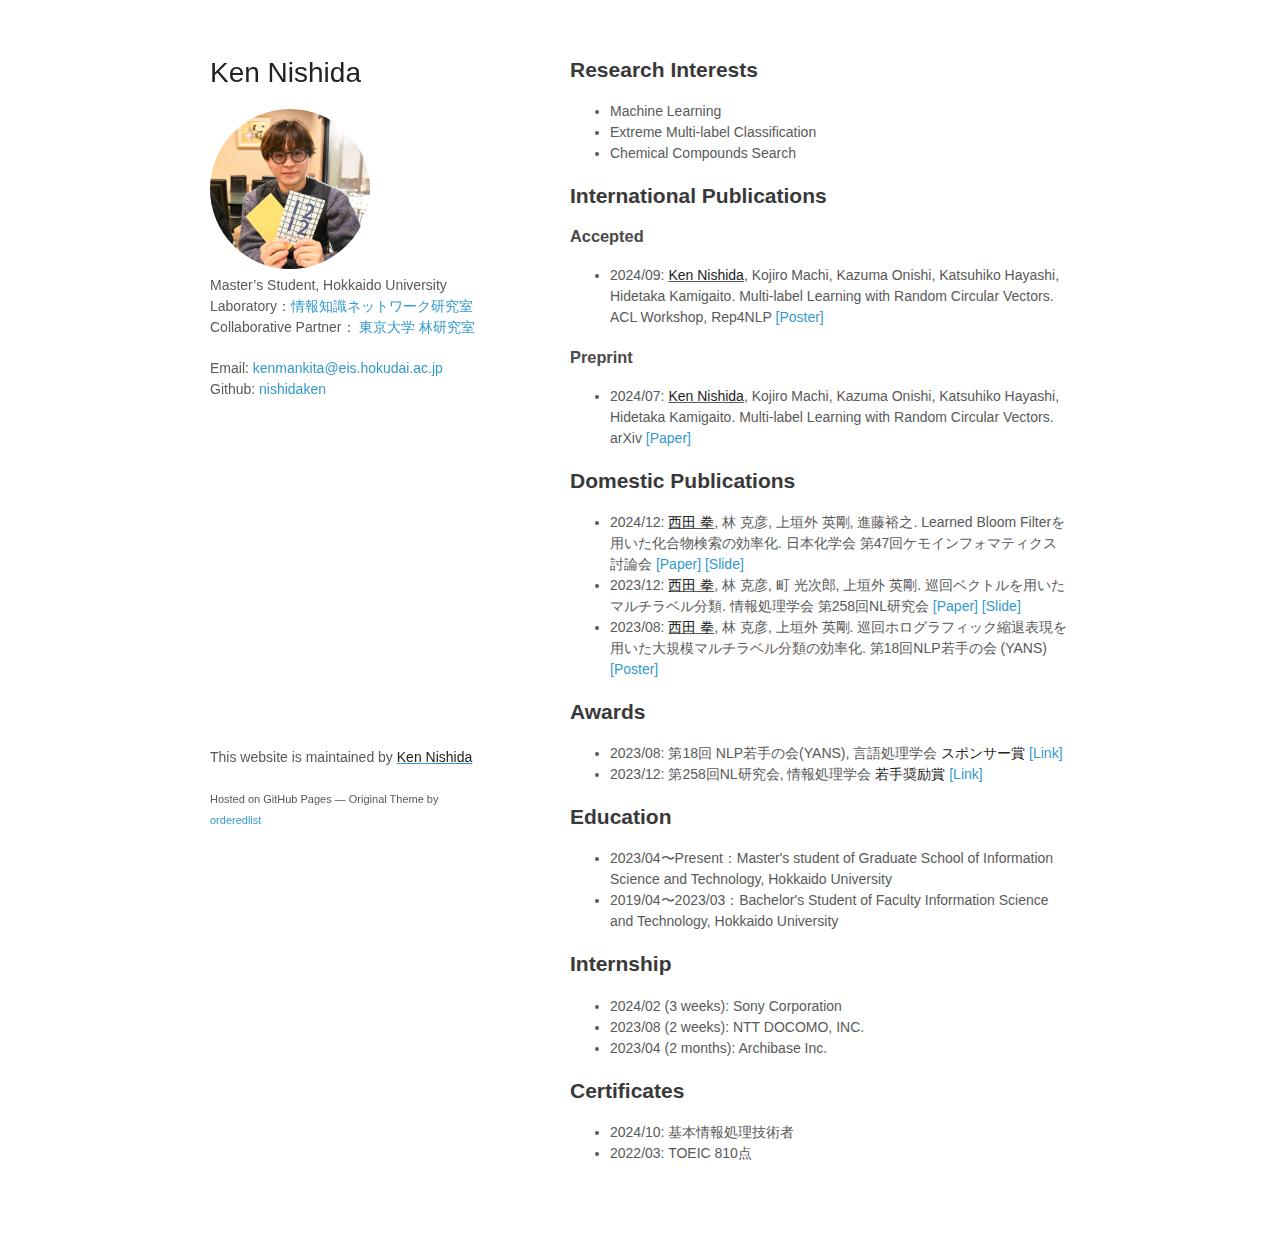
<file: index.html>
<!doctype html>
<html>
  <head>
    <meta charset="utf-8">
    <meta http-equiv="X-UA-Compatible" content="chrome=1">
    <title>Ken Nishida</title>

    <link rel="stylesheet" href="stylesheets/styles.css">
    <link rel="stylesheet" href="stylesheets/pygment_trac.css">
    <meta name="viewport" content="width=device-width">
    <!--[if lt IE 9]>
    <script src="//html5shiv.googlecode.com/svn/trunk/html5.js"></script>
    <![endif]-->
    <style>
      h1 {
        color: #003366;
      }
    </style>
  </head>
  <body>
    <div class="wrapper">
      <header>
        <h1><strong>Ken Nishida</strong></h1>
        <img src="a.JPG" alt="Ken Nishida" style="width:160px; height:160px; object-fit:cover; border-radius:50%;">
        <p>Master’s Student, Hokkaido University<br>
          Laboratory：<a href="https://www-ikn.ist.hokudai.ac.jp/" target="_blank">情報知識ネットワーク研究室</a><br>
          Collaborative Partner： <a href="https://nlp-hayashi.com/" target="_blank">東京大学 林研究室</a></p>
        <p class="view">Email: <a href="mailto:kenmankita@eis.hokudai.ac.jp">kenmankita@eis.hokudai.ac.jp</a><br>
          Github: <a href="https://github.com/nishidaken" target="_blank">nishidaken</a></p>
      </header>
      <section>
        <h2>Research Interests</h2>
        <ul>
          <li>Machine Learning</li>
          <li>Extreme Multi-label Classification</li>
          <li>Chemical Compounds Search</li>
        </ul>
        <h2>International Publications</h2>
        <h3>Accepted</h3>
        <ul>
          <li>
            2024/09: <u><strong>Ken Nishida</strong></u>, Kojiro Machi, Kazuma Onishi, Katsuhiko Hayashi, Hidetaka Kamigaito. 
            Multi-label Learning with Random Circular Vectors. ACL Workshop, Rep4NLP
            <a href="https://drive.google.com/file/d/16_wzwQolWa9SnbuT4Q4wd4jO25A7QukS/view?usp=drive_link" target="_blank">[Poster]</a>
          </li>
        </ul>
        <h3>Preprint</h3>
        <ul>
          <li>
            2024/07: <u><strong>Ken Nishida</strong></u>, Kojiro Machi, Kazuma Onishi, Katsuhiko Hayashi, Hidetaka Kamigaito. 
            Multi-label Learning with Random Circular Vectors. arXiv
            <a href="https://arxiv.org/abs/2407.05656" target="_blank">[Paper]</a>
          </li>
        </ul>
        <h2>Domestic Publications</h2>
        <ul>
          <li>
            2024/12: <u><strong>西田 拳</strong></u>, 林 克彦, 上垣外 英剛, 進藤裕之. Learned Bloom Filterを用いた化合物検索の効率化. 日本化学会 第47回ケモインフォマティクス討論会 
            <a href="https://drive.google.com/file/d/1uP1kRPKRlS9iUejYYtbCbFbi_WXPjCGL/view?usp=sharing" target="_blank">[Paper]</a>
            <a href="https://drive.google.com/file/d/1LHQInhsIRIiqa6w6Nb5FrqSlZUd5EbGz/view?usp=sharing" target="_blank">[Slide]</a>
          </li>
          <li>
            2023/12: <u><strong>西田 拳</strong></u>, 林 克彦, 町 光次郎, 上垣外 英剛. 巡回ベクトルを用いたマルチラベル分類. 情報処理学会 第258回NL研究会 
            <a href="https://drive.google.com/file/d/1dnE1pmZ_bXqjXZvq0upSz0KK8sYwsxRI/view?usp=drive_link" target="_blank">[Paper]</a>
            <a href="https://drive.google.com/file/d/1Rwdo0us4thGiVw_AaC96njqZmVBDsuVE/view?usp=drive_link" target="_blank">[Slide]</a>
          </li>
          <li>
            2023/08: <u><strong>西田 拳</strong></u>, 林 克彦, 上垣外 英剛. 巡回ホログラフィック縮退表現を用いた大規模マルチラベル分類の効率化. 第18回NLP若手の会 (YANS) 
            <a href="URL_TO_POSTER" target="_blank">[Poster]</a>
          </li>
        </ul>
        <h2>Awards</h2>
        <ul>
          <li>2023/08: 第18回 NLP若手の会(YANS), 言語処理学会 <strong>スポンサー賞</strong>
            <a href="https://yans.anlp.jp/entry/award" target="_blank"> [Link]</a>
          </li>
          <li>2023/12: 第258回NL研究会, 情報処理学会 <strong>若手奨励賞</strong>
            <a href="https://sites.google.com/sig-nl.ipsj.or.jp/sig-nl/%E6%8E%88%E8%B3%9E/young#h.np8z6duw5ivt" target="_blank"> [Link]</a>
          </li>
        </ul>
        <h2>Education</h2>
        <ul>
          <li>2023/04〜Present：Master's student of Graduate School of Information Science and Technology, Hokkaido University</li>
          <li>2019/04〜2023/03：Bachelor's Student of Faculty Information Science and Technology, Hokkaido University</li>
        </ul>
        <h2>Internship</h2>
        <ul>
          <li>2024/02 (3 weeks): Sony Corporation</li>
          <li>2023/08 (2 weeks): NTT DOCOMO, INC.</li>
          <li>2023/04 (2 months): Archibase Inc.</li>
        </ul>
        <h2>Certificates</h2>
        <ul>
          <li>2024/10: 基本情報処理技術者</li>
          <li>2022/03: TOEIC 810点</li>
        </ul>
      </section>
      <footer>
        <p>This website is maintained by <a href="mailto:kenmankita@eis.hokudai.ac.jp"><u><strong>Ken Nishida</strong></u></a></p>
        <p><small>Hosted on GitHub Pages &mdash; Original Theme by <a href="https://github.com/orderedlist">orderedlist</a></small></p>
      </footer>
    </div>
    <script src="javascripts/scale.fix.js"></script>
  </body>
</html>
</file>
<file: stylesheets/styles.css>
body {
  background-color: #fff;
  padding:50px;
  font: 14px/1.5 -apple-system, BlinkMacSystemFont, "Segoe UI", Roboto, Oxygen, Ubuntu, Cantarell, "Fira Sans", "Droid Sans", "Helvetica Neue", Arial, sans-serif, "Apple Color Emoji", "Segoe UI Emoji", "Segoe UI Symbol";
  color:#595959;
  font-weight:400;
}

h1, h2, h3, h4, h5, h6 {
  color:#222;
  margin:0 0 20px;
  font-weight:600; /* 見出し全体を少し太めに */
}

p, ul, ol, table, pre, dl {
  margin:0 0 20px;
}

h1, h2, h3 {
  line-height:1.1;
}

h1 {
  font-size:28px;
  font-weight:700; /* タイトルをさらに太めに */
  color: #000080;  /* タイトルカラーを紺色に */
}

h2 {
  color:#393939;
  font-weight:600;
}

h3, h4, h5, h6 {
  color:#494949;
  font-weight:600;
}

a {
  color:#39c;
  text-decoration:none;
}

a:hover {
  color:#069;
}

a small {
  font-size:11px;
  color:#777;
  margin-top:-0.3em;
  display:block;
}

a:hover small {
  color:#777;
}

.wrapper {
  width:860px;
  margin:0 auto;
}

blockquote {
  border-left:1px solid #e5e5e5;
  margin:0;
  padding:0 0 0 20px;
  font-style:italic;
}

code, pre {
  font-family:Monaco, Bitstream Vera Sans Mono, Lucida Console, Terminal, Consolas, Liberation Mono, DejaVu Sans Mono, Courier New, monospace;
  color:#333;
}

pre {
  padding:8px 15px;
  background: #f8f8f8;
  border-radius:5px;
  border:1px solid #e5e5e5;
  overflow-x: auto;
}

table {
  width:100%;
  border-collapse:collapse;
}

th, td {
  text-align:left;
  padding:5px 10px;
  border-bottom:1px solid #e5e5e5;
}

dt {
  color:#444;
  font-weight:500;
}

th {
  color:#444;
}

img {
  max-width:100%;
}

header {
  width:270px;
  float:left;
  position:fixed;
  -webkit-font-smoothing:subpixel-antialiased;
}

header ul {
  list-style:none;
  height:40px;
  padding:0;
  background: #f4f4f4;
  border-radius:5px;
  border:1px solid #e0e0e0;
  width:270px;
}

header li {
  width:89px;
  float:left;
  border-right:1px solid #e0e0e0;
  height:40px;
}

header li:first-child a {
  border-radius:5px 0 0 5px;
}

header li:last-child a {
  border-radius:0 5px 5px 0;
}

header ul a {
  line-height:1;
  font-size:11px;
  color:#999;
  display:block;
  text-align:center;
  padding-top:6px;
  height:34px;
}

header ul a:hover {
  color:#999;
}

header ul a:active {
  background-color:#f0f0f0;
}

strong {
  color:#222;
  font-weight:500;
}

header ul li + li + li {
  border-right:none;
  width:89px;
}

header ul a strong {
  font-size:14px;
  display:block;
  color:#222;
}

section {
  width:500px;
  float:right;
  padding-bottom:50px;
}

small {
  font-size:11px;
}

hr {
  border:0;
  background:#e5e5e5;
  height:1px;
  margin:0 0 20px;
}

footer {
  width:270px;
  float:left;
  position:fixed;
  bottom:50px;
  -webkit-font-smoothing:subpixel-antialiased;
}

@media print, screen and (max-width: 960px) {

  div.wrapper {
    width:auto;
    margin:0;
  }

  header, section, footer {
    float:none;
    position:static;
    width:auto;
  }

  header {
    padding-right:320px;
  }

  section {
    border:1px solid #e5e5e5;
    border-width:1px 0;
    padding:20px 0;
    margin:0 0 20px;
  }

  header a small {
    display:inline;
  }

  header ul {
    position:absolute;
    right:50px;
    top:52px;
  }
}

@media print, screen and (max-width: 720px) {
  body {
    word-wrap:break-word;
  }

  header {
    padding:0;
  }

  header ul, header p.view {
    position:static;
  }

  pre, code {
    word-wrap:normal;
  }
}

@media print, screen and (max-width: 480px) {
  body {
    padding:15px;
  }

  header ul {
    width:99%;
  }

  header li, header ul li + li + li {
    width:33%;
  }
}

@media print {
  body {
    padding:0.4in;
    font-size:12pt;
    color:#444;
  }
}
</file>
<file: stylesheets/pygment_trac.css>
.highlight  { background: #ffffff; }
.highlight .c { color: #999988; font-style: italic } /* Comment */
.highlight .err { color: #a61717; background-color: #e3d2d2 } /* Error */
.highlight .k { font-weight: bold } /* Keyword */
.highlight .o { font-weight: bold } /* Operator */
.highlight .cm { color: #999988; font-style: italic } /* Comment.Multiline */
.highlight .cp { color: #999999; font-weight: bold } /* Comment.Preproc */
.highlight .c1 { color: #999988; font-style: italic } /* Comment.Single */
.highlight .cs { color: #999999; font-weight: bold; font-style: italic } /* Comment.Special */
.highlight .gd { color: #000000; background-color: #ffdddd } /* Generic.Deleted */
.highlight .gd .x { color: #000000; background-color: #ffaaaa } /* Generic.Deleted.Specific */
.highlight .ge { font-style: italic } /* Generic.Emph */
.highlight .gr { color: #aa0000 } /* Generic.Error */
.highlight .gh { color: #999999 } /* Generic.Heading */
.highlight .gi { color: #000000; background-color: #ddffdd } /* Generic.Inserted */
.highlight .gi .x { color: #000000; background-color: #aaffaa } /* Generic.Inserted.Specific */
.highlight .go { color: #888888 } /* Generic.Output */
.highlight .gp { color: #555555 } /* Generic.Prompt */
.highlight .gs { font-weight: bold } /* Generic.Strong */
.highlight .gu { color: #800080; font-weight: bold; } /* Generic.Subheading */
.highlight .gt { color: #aa0000 } /* Generic.Traceback */
.highlight .kc { font-weight: bold } /* Keyword.Constant */
.highlight .kd { font-weight: bold } /* Keyword.Declaration */
.highlight .kn { font-weight: bold } /* Keyword.Namespace */
.highlight .kp { font-weight: bold } /* Keyword.Pseudo */
.highlight .kr { font-weight: bold } /* Keyword.Reserved */
.highlight .kt { color: #445588; font-weight: bold } /* Keyword.Type */
.highlight .m { color: #009999 } /* Literal.Number */
.highlight .s { color: #d14 } /* Literal.String */
.highlight .na { color: #008080 } /* Name.Attribute */
.highlight .nb { color: #0086B3 } /* Name.Builtin */
.highlight .nc { color: #445588; font-weight: bold } /* Name.Class */
.highlight .no { color: #008080 } /* Name.Constant */
.highlight .ni { color: #800080 } /* Name.Entity */
.highlight .ne { color: #990000; font-weight: bold } /* Name.Exception */
.highlight .nf { color: #990000; font-weight: bold } /* Name.Function */
.highlight .nn { color: #555555 } /* Name.Namespace */
.highlight .nt { color: #000080 } /* Name.Tag */
.highlight .nv { color: #008080 } /* Name.Variable */
.highlight .ow { font-weight: bold } /* Operator.Word */
.highlight .w { color: #bbbbbb } /* Text.Whitespace */
.highlight .mf { color: #009999 } /* Literal.Number.Float */
.highlight .mh { color: #009999 } /* Literal.Number.Hex */
.highlight .mi { color: #009999 } /* Literal.Number.Integer */
.highlight .mo { color: #009999 } /* Literal.Number.Oct */
.highlight .sb { color: #d14 } /* Literal.String.Backtick */
.highlight .sc { color: #d14 } /* Literal.String.Char */
.highlight .sd { color: #d14 } /* Literal.String.Doc */
.highlight .s2 { color: #d14 } /* Literal.String.Double */
.highlight .se { color: #d14 } /* Literal.String.Escape */
.highlight .sh { color: #d14 } /* Literal.String.Heredoc */
.highlight .si { color: #d14 } /* Literal.String.Interpol */
.highlight .sx { color: #d14 } /* Literal.String.Other */
.highlight .sr { color: #009926 } /* Literal.String.Regex */
.highlight .s1 { color: #d14 } /* Literal.String.Single */
.highlight .ss { color: #990073 } /* Literal.String.Symbol */
.highlight .bp { color: #999999 } /* Name.Builtin.Pseudo */
.highlight .vc { color: #008080 } /* Name.Variable.Class */
.highlight .vg { color: #008080 } /* Name.Variable.Global */
.highlight .vi { color: #008080 } /* Name.Variable.Instance */
.highlight .il { color: #009999 } /* Literal.Number.Integer.Long */

.type-csharp .highlight .k { color: #0000FF }
.type-csharp .highlight .kt { color: #0000FF }
.type-csharp .highlight .nf { color: #000000; font-weight: normal }
.type-csharp .highlight .nc { color: #2B91AF }
.type-csharp .highlight .nn { color: #000000 }
.type-csharp .highlight .s { color: #A31515 }
.type-csharp .highlight .sc { color: #A31515 }
</file>
